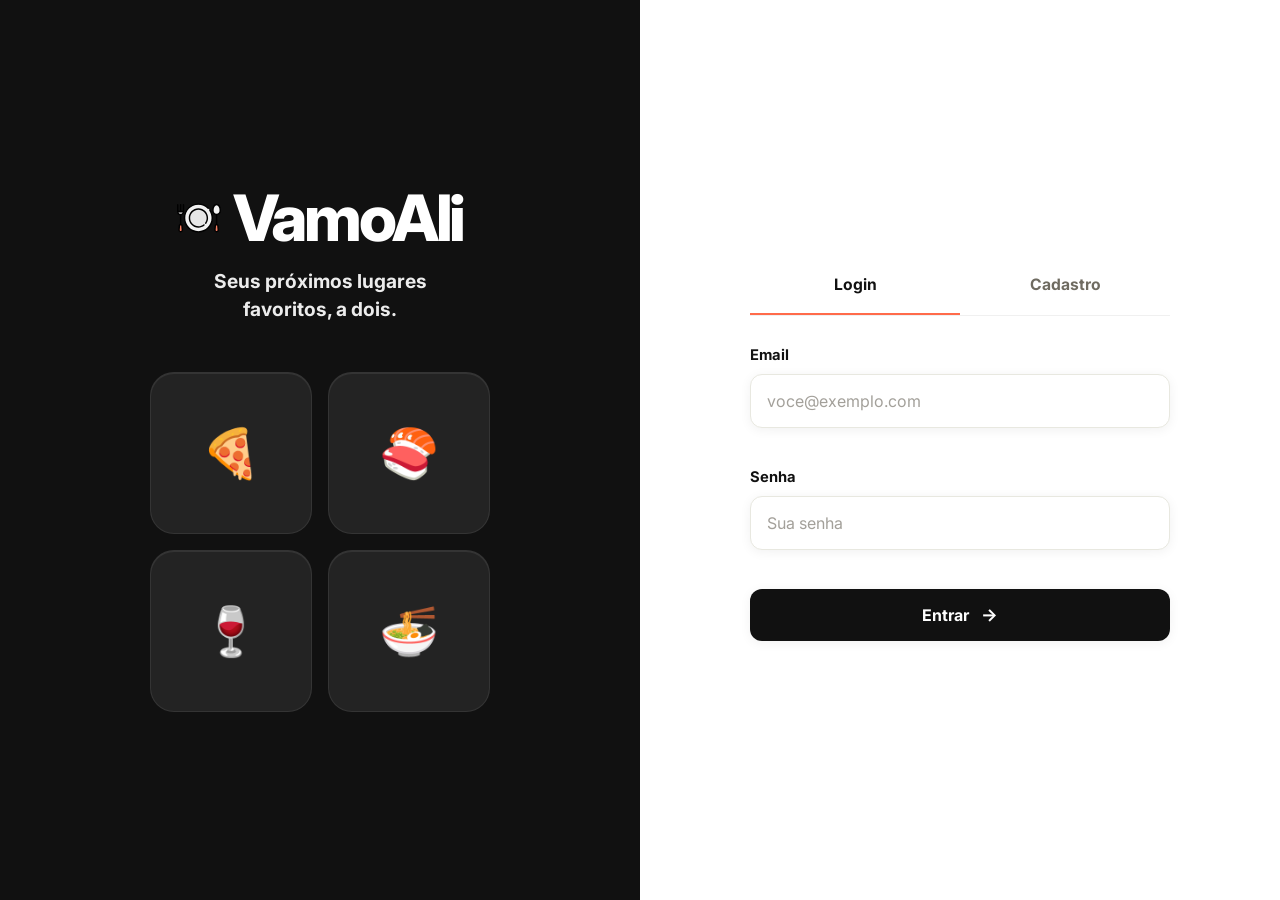
<file: static/index.html>
﻿<!DOCTYPE html>
<html lang="pt-BR">
<head>
  <meta charset="UTF-8">
  <meta name="viewport" content="width=device-width, initial-scale=1.0">
  <title>VamoAli 🍽️</title>
  <script>
    const hasSession = localStorage.getItem('token') && localStorage.getItem('user');
    window.location.replace(hasSession ? 'places.html' : 'auth.html');
  </script>
</head>
<body>
  <p>Redirecionando...</p>
</body>
</html>
</file>
<file: static/style.css>
﻿* {
  box-sizing: border-box;
  margin: 0;
  padding: 0;
}

:root {
  --bg: #f8f8f8;
  --surface: #ffffff;
  --surface-weak: #faf9f5;
  --text: #111111;
  --muted: #6f6b61;
  --muted-2: #8b867b;
  --line: #f0f0f0;
  --line-strong: #e8e8e0;
  --black: #111111;
  --coral: #ff6b4a;
  --coral-soft: rgba(255, 107, 74, 0.12);
  --success: #2f8f4e;
  --success-soft: rgba(47, 143, 78, 0.12);
  --danger: #d65050;
  --danger-soft: rgba(214, 80, 80, 0.12);
  --shadow: 0 2px 12px rgba(0, 0, 0, 0.06);
  --shadow-hover: 0 16px 36px rgba(0, 0, 0, 0.12);
  --radius-card: 20px;
  --radius-button: 12px;
  --radius-input: 12px;
  --radius-modal: 24px;
}

html,
body {
  min-height: 100%;
}

body {
  font-family: 'Inter', system-ui, -apple-system, BlinkMacSystemFont, 'Segoe UI', sans-serif;
  background: var(--bg);
  color: var(--text);
  line-height: 1.5;
  text-rendering: optimizeLegibility;
  -webkit-font-smoothing: antialiased;
}

button,
input,
textarea {
  font: inherit;
}

button {
  cursor: pointer;
  border: 0;
}

a {
  color: inherit;
}

img,
svg {
  display: block;
  max-width: 100%;
}

.page {
  display: none;
  min-height: 100vh;
}

.page.active {
  display: block;
}

.auth-page.active {
  display: block;
}

.places-page.active {
  display: block;
}

.places-page {
  min-height: 100vh;
  background: #faf9f6;
  color: #1a1a2e;
}

/* AUTH */
.auth-shell {
  min-height: 100vh;
  display: grid;
  grid-template-columns: 1fr 1fr;
}

.auth-hero {
  background: #111111;
  color: #ffffff;
  padding: 64px;
  display: flex;
  flex-direction: column;
  justify-content: center;
  align-items: center;
  text-align: center;
  gap: 18px;
}

.auth-hero__brand {
  display: inline-flex;
  align-items: center;
  gap: 12px;
  font-size: clamp(2.8rem, 5vw, 4.4rem);
  font-weight: 800;
  line-height: 0.95;
  letter-spacing: -0.05em;
}

.brand-logo {
  width: 44px;
  height: 44px;
}

.navbar__brand .brand-logo {
  width: 24px;
  height: 24px;
}

.auth-hero__tagline {
  max-width: 22ch;
  font-size: 1.2rem;
  font-weight: 700;
  color: rgba(255, 255, 255, 0.92);
}

.emoji-grid {
  display: grid;
  grid-template-columns: repeat(2, minmax(0, 1fr));
  gap: 16px;
  width: min(100%, 340px);
  margin-top: 30px;
  margin-left: auto;
  margin-right: auto;
}

.emoji-grid__item {
  aspect-ratio: 1;
  border-radius: 24px;
  display: grid;
  place-items: center;
  background: rgba(255, 255, 255, 0.08);
  border: 1px solid rgba(255, 255, 255, 0.08);
  font-size: 3rem;
  animation: floaty 7s ease-in-out infinite;
  box-shadow: inset 0 1px 0 rgba(255, 255, 255, 0.08);
}

.emoji-grid__item--2 {
  animation-delay: 0.6s;
}

.emoji-grid__item--3 {
  animation-delay: 1.1s;
}

.emoji-grid__item--4 {
  animation-delay: 1.7s;
}

.auth-panel {
  background: var(--surface);
  display: flex;
  align-items: center;
  justify-content: center;
  padding: 32px 24px;
}

.auth-panel__inner {
  width: min(100%, 420px);
}

.auth-brand-mobile {
  display: none;
  align-items: center;
  gap: 10px;
  font-size: 2rem;
  font-weight: 800;
  letter-spacing: -0.04em;
  margin-bottom: 20px;
}

.auth-tabs {
  display: grid;
  grid-template-columns: repeat(2, 1fr);
  gap: 0;
  border-bottom: 1px solid var(--line);
  margin-bottom: 28px;
}

.auth-tab {
  padding: 14px 0 16px;
  background: transparent;
  color: var(--muted);
  font-size: 0.98rem;
  font-weight: 700;
  border-bottom: 2px solid transparent;
  transition: color 0.2s ease, border-color 0.2s ease;
}

.auth-tab:hover {
  color: var(--text);
}

.auth-tab.active {
  color: var(--text);
  border-bottom-color: var(--coral);
}

.auth-link-button {
  margin-top: 10px;
  background: transparent;
  color: var(--coral);
  font-weight: 700;
  justify-self: start;
  padding: 0;
}

.auth-link-button:hover {
  text-decoration: underline;
}

.auth-form {
  display: none;
  gap: 16px;
}

.auth-form.active {
  display: grid;
}

.field-group {
  display: grid;
  gap: 8px;
}

.field-label {
  font-size: 0.92rem;
  font-weight: 700;
  color: var(--text);
}

.field-input {
  width: 100%;
  min-height: 52px;
  padding: 14px 16px;
  border: 1px solid var(--line-strong);
  border-radius: var(--radius-input);
  background: var(--surface);
  color: var(--text);
  box-shadow: var(--shadow);
  transition: border-color 0.2s ease, box-shadow 0.2s ease, transform 0.2s ease;
}

.field-input::placeholder {
  color: #a3a09a;
}

.field-input:focus {
  outline: none;
  border-color: var(--coral);
  box-shadow: 0 0 0 4px var(--coral-soft);
}

.field-input--textarea {
  min-height: 124px;
  resize: vertical;
}

.field-error {
  min-height: 1.1em;
  color: var(--danger);
  font-size: 0.82rem;
}

.form-error {
  display: none;
  align-items: center;
  gap: 10px;
  background: rgba(214, 80, 80, 0.08);
  color: #8d2f2f;
  border: 1px solid rgba(214, 80, 80, 0.12);
  border-radius: 14px;
  padding: 12px 14px;
}

.form-error.is-visible {
  display: flex;
}

.form-error__icon {
  flex: 0 0 auto;
}

.form-error__text {
  font-size: 0.92rem;
  font-weight: 500;
}

.primary-button,
.secondary-button,
.logout-button,
.action-button,
.fab {
  transition: transform 0.2s ease, background-color 0.2s ease, color 0.2s ease, border-color 0.2s ease, box-shadow 0.2s ease, opacity 0.2s ease;
}

.primary-button {
  width: 100%;
  min-height: 52px;
  display: inline-flex;
  align-items: center;
  justify-content: center;
  gap: 12px;
  padding: 0 18px;
  border-radius: var(--radius-button);
  background: var(--black);
  color: #ffffff;
  font-weight: 700;
  box-shadow: var(--shadow);
}

.primary-button:hover {
  transform: translateY(-1px);
  background: #0b0b0b;
}

.primary-button:active {
  transform: translateY(0);
}

.primary-button--compact {
  width: auto;
  padding-inline: 22px;
}

.primary-button__arrow {
  font-size: 1.1rem;
  line-height: 1;
}

.secondary-button {
  min-height: 48px;
  padding: 0 18px;
  border-radius: var(--radius-button);
  background: transparent;
  border: 1px solid #1f1f1f;
  color: var(--text);
  font-weight: 700;
}

.secondary-button:hover {
  background: rgba(17, 17, 17, 0.04);
}

body.dark-mode .secondary-button {
  border-color: rgba(255, 255, 255, 0.28);
  color: #f0f0ff;
  background: transparent;
}

body.dark-mode .secondary-button:hover {
  background: rgba(255, 255, 255, 0.1);
}

/* NAVBAR */
.navbar {
  position: sticky;
  top: 0;
  z-index: 20;
  height: 56px;
  background: #ffffff;
  border-bottom: 1px solid var(--line);
}

.navbar__inner {
  height: 100%;
  display: grid;
  grid-template-columns: 1fr 1fr 1fr;
  align-items: center;
  padding: 0 24px;
}

.navbar__brand {
  display: inline-flex;
  align-items: center;
  gap: 10px;
  font-size: 1.08rem;
  font-weight: 800;
  letter-spacing: -0.03em;
  white-space: nowrap;
  color: #1a1a2e;
  justify-self: start;
}

.action-icon {
  width: 18px;
  height: 18px;
  pointer-events: none;
}

body.dark-mode .action-icon--feedback {
  filter: brightness(0) invert(95%);
}

body.dark-mode .action-icon--delete {
  filter: brightness(0) invert(95%);
}

.navbar__search {
  width: 100%;
  max-width: 420px;
  justify-self: center;
  position: relative;
  display: flex;
  align-items: center;
}

.navbar__search-icon {
  position: absolute;
  left: 12px;
  width: 14px;
  height: 14px;
  pointer-events: none;
}

.navbar__search-input {
  width: 100%;
  height: 36px;
  padding: 0 16px 0 38px;
  border: 1px solid #e0e0e0;
  border-radius: 8px;
  font-size: 0.88rem;
  background: #f5f5f5;
  color: #1a1a2e;
  outline: none;
  transition: border-color 0.2s ease, box-shadow 0.2s ease, background 0.2s ease;
}

.navbar__search-input:hover {
  background: #eeeeee;
  border-color: #d0d0d0;
}

.navbar__search-input:focus {
  border-color: var(--coral);
  box-shadow: 0 0 0 3px rgba(255, 107, 74, 0.12);
  background: #ffffff;
}

.navbar__search-input::placeholder {
  color: #a3a09a;
}

body.dark-mode .navbar__search-input {
  background: #1e1e30;
  border-color: rgba(255,255,255,0.25);
  color: #f0f0ff;
  border-radius: 8px;
}

body.dark-mode .navbar__search-input:hover {
  background: #252538;
  border-color: rgba(255,255,255,0.35);
}

body.dark-mode .navbar__search-input:focus {
  border-color: var(--coral);
  background: #252538;
  box-shadow: 0 0 0 3px rgba(255, 107, 74, 0.15);
}

.navbar__user {
  display: flex;
  align-items: center;
  gap: 12px;
  justify-self: end;
  position: relative;
}

.navbar__avatar {
  width: 36px;
  height: 36px;
  border-radius: 999px;
  display: grid;
  place-items: center;
  background: var(--coral);
  color: #ffffff;
  font-weight: 800;
  font-size: 0.95rem;
  cursor: pointer;
  display: none;
}

.navbar__dropdown {
  position: absolute;
  top: calc(100% + 8px);
  right: 0;
  background: #ffffff;
  border-radius: 12px;
  box-shadow: 0 4px 16px rgba(0, 0, 0, 0.12);
  padding: 8px;
  display: none;
  flex-direction: column;
  gap: 4px;
  min-width: 200px;
  z-index: 100;
}

.navbar__dropdown.active {
  display: flex;
  animation: fadeIn 0.2s ease;
}

@keyframes fadeIn {
  from {
    opacity: 0;
    transform: translateY(-8px);
  }
  to {
    opacity: 1;
    transform: translateY(0);
  }
}

.navbar__dropdown-user {
  padding: 8px 12px;
  font-weight: 700;
  color: #1a1a2e;
  font-size: 0.92rem;
}

.navbar__dropdown-logout {
  padding: 8px 12px;
  background: transparent;
  border: none;
  text-align: left;
  color: var(--coral);
  font-weight: 700;
  font-size: 0.92rem;
  cursor: pointer;
  border-radius: 8px;
  transition: background-color 0.2s ease;
}

.navbar__dropdown-logout:hover {
  background: rgba(255, 107, 74, 0.1);
}

body.dark-mode .navbar__dropdown {
  background: #1a1a2e;
  color: #f0f0ff;
}

body.dark-mode .navbar__dropdown-user {
  color: #f0f0ff;
}

body.dark-mode .navbar__dropdown-logout {
  background: transparent;
  color: #ff6b4a;
}

body.dark-mode .navbar__dropdown-logout:hover {
  background: rgba(255, 107, 74, 0.15);
}

.navbar__username {
  font-weight: 700;
  color: #1a1a2e;
  white-space: nowrap;
}

.logout-button {
  min-height: 36px;
  padding: 0 14px;
  border-radius: 999px;
  background: transparent;
  border: 1px solid #111111;
  color: #1a1a2e;
  font-weight: 700;
  transition: background-color 0.2s ease, color 0.2s ease;
}

.logout-button:hover {
  background: #111111;
  color: #ffffff;
}

/* TOAST */
.toast-container {
  position: fixed;
  bottom: 32px;
  left: 32px;
  z-index: 100;
  display: flex;
  flex-direction: column;
  gap: 12px;
  pointer-events: none;
}

.toast {
  display: flex;
  align-items: center;
  gap: 12px;
  padding: 14px 18px;
  background: #111111;
  color: #ffffff;
  border-radius: 12px;
  border-left: 4px solid #4CAF50;
  box-shadow: 0 4px 16px rgba(0, 0, 0, 0.15);
  font-weight: 600;
  pointer-events: auto;
  animation: slideInLeft 0.3s ease;
}

.toast--success {
  border-left-color: #2f8f4e;
  background: #111111;
}

.toast--error {
  border-left-color: #ff6b4a;
  background: #111111;
}

.toast--info {
  border-left-color: #2563eb;
  background: #111111;
}

.toast.exiting {
  animation: fadeOutToast 0.3s ease forwards;
}

@keyframes slideInLeft {
  from {
    transform: translateX(-100%);
    opacity: 0;
  }
  to {
    transform: translateX(0);
    opacity: 1;
  }
}

@keyframes fadeOutToast {
  to {
    transform: translateX(-100%);
    opacity: 0;
  }
}

body.dark-mode .toast {
  background: #f0f0ff;
  color: #111111;
}

body.dark-mode .toast--success {
  border-left-color: #81c784;
  background: #f0f0ff;
}

body.dark-mode .toast--error {
  border-left-color: #ff6b4a;
  background: #f0f0ff;
}

body.dark-mode .toast--info {
  border-left-color: #2563eb;
  background: #f0f0ff;
}

.theme-toggle {
  width: 75px;
  height: 32px;
  border-radius: 999px;
  background: #ffffff;
  border: 1px solid #e5e7eb;
  padding: 0;
  position: relative;
  cursor: pointer;
  display: flex;
  align-items: center;
  justify-content: flex-start;
  transition: background 0.4s ease, border-color 0.4s ease;
}

.theme-toggle__track {
  position: relative;
  width: 100%;
  height: 100%;
  display: flex;
  align-items: center;
  padding: 0;
}

.theme-toggle__circle {
  width: 28px;
  height: 28px;
  border-radius: 999px;
  background: linear-gradient(135deg, #2563eb 0%, #1e40af 100%);
  position: absolute;
  left: 2px;
  transition: left 0.4s ease;
  display: flex;
  align-items: center;
  justify-content: center;
  flex-shrink: 0;
  z-index: 2;
  box-shadow: 0 2px 8px rgba(37, 99, 235, 0.3);
}

.theme-toggle__sun,
.theme-toggle__moon {
  width: 20px;
  height: 20px;
  color: #ffffff;
  position: absolute;
}

.theme-toggle__sun {
  opacity: 1;
  transition: opacity 0.3s ease;
}

.theme-toggle__moon {
  opacity: 0;
  transition: opacity 0.3s ease;
}

body.dark-mode .theme-toggle {
  background: #1f2937;
  border-color: #374151;
}

body.dark-mode .theme-toggle__circle {
  left: 45px;
  background: linear-gradient(135deg, #2563eb 0%, #1e40af 100%);
  box-shadow: 0 2px 8px rgba(37, 99, 235, 0.3);
}

body.dark-mode .theme-toggle__sun {
  opacity: 0;
}

body.dark-mode .theme-toggle__moon {
  opacity: 1;
}

/* PLACES */
.places-shell {
  padding: 0 20px 96px;
}

.places-header {
  padding: 40px 0 24px;
  display: flex;
  justify-content: space-between;
  align-items: center;
  max-width: 720px;
  margin: 0 auto;
}

.places-header__actions {
  display: flex;
  gap: 10px;
  justify-content: flex-end;
  margin-top: 48px;
}

.sharing-header-button {
  min-height: 42px;
  padding: 0 16px;
}

.places-header h1 {
  font-size: 2rem;
  font-weight: 800;
  margin-bottom: 8px;
  margin-top: 48px;
  color: #1a1a2e;
}

.places-tabs {
  display: flex;
  max-width: 720px;
  margin: 0 auto 20px;
  border-bottom: 1px solid #e0e0e0;
}

.places-tab {
  flex: 1;
  padding: 12px 0;
  background: transparent;
  border: none;
  border-bottom: 2px solid transparent;
  color: #6f6b61;
  font-weight: 700;
  font-size: 0.9rem;
  cursor: pointer;
  transition: color 0.2s ease, border-color 0.2s ease;
  margin-bottom: -1px;
}

.places-tab:hover {
  color: #1a1a2e;
}

.places-tab--active {
  color: #1a1a2e;
  border-bottom-color: var(--coral);
}

body.dark-mode .places-tabs {
  border-bottom-color: rgba(255,255,255,0.1);
}

body.dark-mode .places-tab {
  color: rgba(255,255,255,0.5);
}

body.dark-mode .places-tab:hover {
  color: #f0f0ff;
}

body.dark-mode .places-tab--active {
  color: #f0f0ff;
  border-bottom-color: var(--coral);
}

.places-section-header {
  padding: 4px 4px 8px;
  font-size: 0.82rem;
  font-weight: 700;
  color: #6f6b61;
  margin-top: 8px;
}

.places-section:first-child .places-section-header {
  margin-top: 0;
}

body.dark-mode .places-section-header {
  color: rgba(255, 255, 255, 0.6);
}

.places-subtitle {
  color: #6f6b61;
  font-size: 0.95rem;
  font-weight: 500;
}

.places-grid {
  max-width: 720px;
  margin: 0 auto;
  display: flex;
  flex-direction: column;
  gap: 12px;
}

.places-section {
  display: flex;
  flex-direction: column;
  gap: 12px;
}

.place-card {
  min-height: 72px;
  display: flex;
  align-items: center;
  gap: 16px;
  padding: 16px 24px;
  background: #ffffff;
  border-radius: 20px;
  box-shadow: 0 2px 12px rgba(0,0,0,0.06);
  transition: box-shadow 0.2s ease, transform 0.2s ease;
}

.place-card:hover {
  box-shadow: 0 6px 24px rgba(0,0,0,0.10);
  transform: translateY(-2px);
}

.place-card__emoji {
  width: 40px;
  height: 40px;
  border-radius: 999px;
  display: grid;
  place-items: center;
  font-size: 1rem;
  font-weight: 800;
  color: #ffffff;
  flex: 0 0 auto;
}

.place-card__body {
  flex: 1 1 auto;
  display: flex;
  flex-direction: column;
  gap: 6px;
}

.place-card__category {
  font-size: 0.75rem;
  color: var(--muted);
  font-weight: 600;
}

body.dark-mode .place-card__category {
  color: rgba(255,255,255,0.5);
}

.place-card__name {
  font-size: 1rem;
  font-weight: 800;
  color: #1a1a2e;
  margin: 0;
}

.place-card__meta {
  display: flex;
  flex-wrap: wrap;
  align-items: center;
  gap: 12px;
}

.place-card__rating {
  display: inline-flex;
  align-items: center;
  padding: 4px 10px;
  border-radius: 999px;
  background: rgba(255, 193, 7, 0.14);
  color: #9a6b00;
  border: 1px solid rgba(255, 193, 7, 0.22);
  font-size: 0.75rem;
  font-weight: 700;
}

.place-card__badge {
  display: inline-flex;
  align-items: center;
  padding: 4px 10px;
  border-radius: 999px;
  font-size: 0.75rem;
  font-weight: 700;
  border: 1px solid transparent;
}

.place-card__badge--visited {
  background: #e8f5e9;
  color: #2e7d32;
  border-color: #c8e6c9;
}

.place-card__badge--pending {
  background: #fff3f0;
  color: var(--coral);
}

.place-card__maps {
  font-size: 0.85rem;
  font-weight: 700;
  color: var(--coral);
  text-decoration: none;
}

.place-card__maps:hover {
  text-decoration: underline;
}

.place-card__feedback {
  border-left: 3px solid var(--coral);
  padding-left: 10px;
  color: var(--muted);
  font-style: italic;
  font-size: 0.85rem;
  margin-top: 4px;
}

.place-card__shared {
  color: var(--muted);
  font-size: 0.76rem;
  font-weight: 700;
}

.place-card__actions {
  display: flex;
  align-items: center;
  gap: 8px;
}

.action-button {
  width: 36px;
  height: 36px;
  border-radius: 8px;
  border: 1px solid #e0e0e0;
  background: #ffffff;
  color: #1a1a2e;
  font-size: 0.95rem;
  display: inline-flex;
  align-items: center;
  justify-content: center;
  gap: 6px;
  transition: transform 0.2s ease, background-color 0.2s ease, border-color 0.2s ease, color 0.2s ease;
}

body.dark-mode .icon-tint-dark {
  filter: brightness(0) invert(95%);
}

.action-button:hover:not(:disabled) {
  transform: translateY(-1px);
}

.action-button:disabled {
  cursor: not-allowed;
  opacity: 0.45;
  transform: none;
}

.action-button--visited:hover:not(:disabled) {
  background: var(--success);
  border-color: var(--success);
  color: #ffffff;
}

.action-button--visited {
  min-width: 72px;
  padding: 0 10px;
  width: auto;
  font-size: 0.82rem;
  font-weight: 700;
}

.action-button--favorite,
.action-button--rate {
  min-width: 36px;
  width: 36px;
  padding: 0;
  font-size: 1rem;
  font-weight: 800;
}

.action-button--favorite.is-favorite {
  background: rgba(214, 80, 80, 0.12);
  border-color: rgba(214, 80, 80, 0.2);
  color: var(--danger);
}

.action-button--favorite:hover:not(:disabled) {
  background: rgba(214, 80, 80, 0.12);
  border-color: rgba(214, 80, 80, 0.2);
  color: var(--danger);
}

.action-button--rate:hover:not(:disabled) {
  background: rgba(255, 193, 7, 0.16);
  border-color: rgba(255, 193, 7, 0.35);
  color: #9a6b00;
}

.action-button--visited.is-visited {
  background: #e8f5e9;
  border-color: #c8e6c9;
  color: #2e7d32;
}

.action-button--visited.is-visited:hover:not(:disabled) {
  background: #dff1e2;
  border-color: #c8e6c9;
  color: #2e7d32;
}

.action-button--visited:disabled {
  background: #e8f5e9;
  border-color: #c8e6c9;
  color: #2e7d32;
  opacity: 1;
}

.action-button--feedback:hover:not(:disabled) {
  background: var(--coral);
  border-color: var(--coral);
  color: #ffffff;
}

.action-button--feedback,
.action-button--delete {
  min-width: 80px;
  padding: 0 10px;
  width: auto;
  font-size: 0.82rem;
  font-weight: 700;
}

.action-button--delete {
  width: 36px;
  min-width: auto;
  padding: 0;
  border: 1px solid #e0e0e0;
  background: transparent;
  color: var(--muted);
  font-size: 1rem;
  font-weight: 400;
}

.action-button--delete:hover:not(:disabled) {
  background: transparent;
  border-color: var(--danger);
  color: var(--danger);
}

.action-button--delete:active:not(:disabled) {
  background: rgba(214, 80, 80, 0.1);
}

.places-footer {
  padding: 16px 24px;
  border-top: 1px solid #f0f0f0;
  color: #6f6b61;
  font-weight: 600;
  font-size: 0.9rem;
}

.empty-state {
  display: grid;
  place-items: center;
  padding: 60px 24px;
  text-align: center;
}

.empty-state__card {
  display: grid;
  gap: 12px;
  justify-items: center;
}

.empty-state__icon {
  font-size: 3rem;
  line-height: 1;
}

.empty-state__card h2 {
  font-size: 1.5rem;
  font-weight: 800;
}

.empty-state__card p {
  max-width: 30ch;
  color: #6f6b61;
  font-size: 0.95rem;
}

/* FAB */
.fab-shell {
  position: fixed;
  right: 32px;
  bottom: 20px;
  z-index: 30;

  display: flex;
  flex-direction: column;
  gap: 18px;
}

.fab {
  width: 64px;
  height: 64px;
  border-radius: 999px;
  background: #111111;
  color: #ffffff;
  box-shadow: var(--shadow-hover);
  font-size: 2rem;
  display: grid;
  place-items: center;
}

.fab:hover {
  background: var(--coral);
  transform: scale(1.05);
}

.fab-label {
  position: absolute;
  right: calc(100% + 12px);
  top: 50%;
  transform: translateY(-50%) translateX(0);
  opacity: 1;
  pointer-events: none;
  background: #111111;
  color: #ffffff;
  border-radius: 999px;
  padding: 12px 14px;
  font-size: 0.84rem;
  font-weight: 700;
  box-shadow: var(--shadow);
  white-space: nowrap;
  transition: opacity 0.2s ease, transform 0.2s ease;
}

.fab-item {
  position: relative;
}


.fab-item:hover .fab-label {
  opacity: 0;
  transform: translateY(-50%) translateX(8px);
}

/* DARK MODE */
body.dark-mode .places-page {
  background: #0f0f1a;
  color: #f0f0ff;
}

body.dark-mode .navbar {
  background: #111122;
  border-bottom: 1px solid rgba(255, 255, 255, 0.08);
}

body.dark-mode .navbar__brand,
body.dark-mode .navbar__username {
  color: #f0f0ff;
}

body.dark-mode .logout-button {
  border-color: rgba(255, 255, 255, 0.2);
  color: #ffffff;
}

body.dark-mode .logout-button:hover {
  background: rgba(255, 255, 255, 0.1);
  color: #ffffff;
}

body.dark-mode .places-grid {
  background: transparent;
  box-shadow: none;
}

body.dark-mode .place-card {
  background: #1a1a2e;
  border: 1px solid rgba(255,255,255,0.06);
  box-shadow: 0 2px 16px rgba(0,0,0,0.3);
}

body.dark-mode .place-card:hover {
  box-shadow: 0 6px 28px rgba(0,0,0,0.4);
}

body.dark-mode .place-card__name {
  color: #f0f0ff;
}

body.dark-mode .place-card__feedback {
  color: rgba(255, 255, 255, 0.6);
}

body.dark-mode .place-card__rating {
  background: rgba(255, 193, 7, 0.12);
  color: #ffd56a;
  border-color: rgba(255, 193, 7, 0.18);
}

body.dark-mode .places-header h1 {
  color: #f0f0ff;
}

body.dark-mode .place-card__badge--pending {
  background: rgba(255, 107, 74, 0.15);
  color: #ff6b4a;
}

body.dark-mode .place-card__badge--visited {
  background: rgba(76, 175, 80, 0.2);
  color: #81c784;
  border-color: rgba(76, 175, 80, 0.3);
}

body.dark-mode .action-button {
  border-color: rgba(255, 255, 255, 0.15);
  background: transparent;
  color: #f0f0ff;
}

body.dark-mode .action-button--delete {
  border-color: rgba(255, 255, 255, 0.15);
  color: rgba(255, 255, 255, 0.5);
}

body.dark-mode .action-button--delete:hover:not(:disabled) {
  border-color: var(--danger);
  color: var(--danger);
  background: transparent;
}

body.dark-mode .action-button--feedback:disabled {
  color: rgba(255, 255, 255, 0.5);
  border-color: rgba(255, 255, 255, 0.12);
}

body.dark-mode .action-button--visited:disabled {
  background: #2e7d32;
  border-color: #2e7d32;
  color: #f0f0ff;
  opacity: 1;
}

body.dark-mode .action-button--visited.is-visited {
  background: rgba(76, 175, 80, 0.2);
  border-color: rgba(76, 175, 80, 0.3);
  color: #81c784;
}

body.dark-mode .action-button--visited.is-visited:hover:not(:disabled) {
  background: rgba(76, 175, 80, 0.28);
  border-color: rgba(76, 175, 80, 0.3);
  color: #81c784;
}

body.dark-mode .action-button--favorite.is-favorite {
  background: rgba(214, 80, 80, 0.18);
  border-color: rgba(214, 80, 80, 0.28);
  color: #ff9a9a;
}

body.dark-mode .action-button--rate:hover:not(:disabled) {
  background: rgba(255, 193, 7, 0.18);
  border-color: rgba(255, 193, 7, 0.3);
  color: #ffd56a;
}

body.dark-mode .places-footer {
  border-top: 1px solid rgba(255, 255, 255, 0.08);
  color: rgba(255, 255, 255, 0.6);
}

/* MODAL */
.modal {
  display: none;
  position: fixed;
  inset: 0;
  z-index: 50;
  align-items: center;
  justify-content: center;
  padding: 20px;
  background: rgba(0, 0, 0, 0.4);
  backdrop-filter: blur(4px);
}

.modal.is-open {
  display: flex;
}

.modal__dialog {
  width: min(100%, 480px);
  max-width: 480px;
  border-radius: var(--radius-modal);
  background: var(--surface);
  box-shadow: 0 24px 60px rgba(0, 0, 0, 0.18);
  padding: 32px;
  transform: scale(0.95);
  opacity: 0;
  animation: modalIn 0.22s ease forwards;
}

.modal__header {
  display: grid;
  grid-template-columns: auto 1fr auto;
  gap: 16px;
  align-items: start;
  margin-bottom: 22px;
}

.modal__emoji {
  font-size: 2rem;
  line-height: 1;
}

.modal__header h2 {
  font-size: 1.4rem;
  font-weight: 800;
  letter-spacing: -0.04em;
}

.modal__header p {
  margin-top: 4px;
  color: var(--muted);
  font-size: 0.92rem;
}

.modal__close {
  width: 36px;
  height: 36px;
  border-radius: 999px;
  background: rgba(17, 17, 17, 0.04);
  color: var(--text);
  font-size: 1rem;
}

.modal__close:hover {
  background: rgba(17, 17, 17, 0.08);
}

.modal-form {
  display: grid;
  gap: 16px;
}

.modal-actions {
  display: grid;
  grid-template-columns: repeat(2, minmax(0, 1fr));
  gap: 12px;
  margin-top: 2px;
}

.sharing-dialog {
  width: min(100%, 620px);
  max-width: 620px;
  max-height: min(760px, calc(100vh - 40px));
  overflow-y: auto;
}

.sharing-content {
  display: grid;
  gap: 18px;
}

.sharing-loading,
.sharing-empty {
  padding: 28px 16px;
  border: 1px dashed rgba(111, 107, 97, 0.28);
  border-radius: 16px;
  color: var(--muted);
  text-align: center;
}

.sharing-section {
  display: grid;
  gap: 12px;
}

.sharing-section + .sharing-section {
  padding-top: 18px;
  border-top: 1px solid rgba(111, 107, 97, 0.16);
}

.sharing-section__title {
  margin: 0;
  color: var(--text);
  font-size: 0.96rem;
  font-weight: 800;
}

.sharing-code-form {
  display: grid;
  grid-template-columns: 1fr auto;
  gap: 10px;
}

.sharing-code-input {
  text-transform: uppercase;
  letter-spacing: 0.08em;
  font-weight: 800;
}

.sharing-create-button {
  border-color: #1f1f1f;
  background: transparent;
  color: var(--text);
}

.sharing-create-button:hover {
  background: rgba(17, 17, 17, 0.06);
}

.sharing-invite {
  display: grid;
  gap: 12px;
  padding: 16px;
  border: 1px solid rgba(255, 111, 97, 0.24);
  border-radius: 16px;
  background: rgba(255, 111, 97, 0.06);
}

.sharing-invite__value {
  display: grid;
  gap: 5px;
}

.sharing-invite__label {
  color: var(--muted);
  font-size: 0.72rem;
  font-weight: 800;
  text-transform: uppercase;
  letter-spacing: 0.08em;
}

.sharing-invite__code,
.sharing-invite__link {
  overflow-wrap: anywhere;
  color: var(--text);
}

.sharing-invite__code {
  font-size: 1.25rem;
  font-weight: 800;
  letter-spacing: 0.08em;
}

.sharing-invite__link {
  font-size: 0.8rem;
}

.sharing-inline-actions {
  display: flex;
  flex-wrap: wrap;
  gap: 8px;
}

.sharing-small-button,
.sharing-danger-button {
  min-height: 36px;
  padding: 0 12px;
  border-radius: 10px;
  font-size: 0.78rem;
  font-weight: 800;
}

.sharing-small-button {
  border: 1px solid rgba(111, 107, 97, 0.22);
  background: var(--surface);
  color: var(--text);
}

.sharing-danger-button {
  border: 1px solid rgba(214, 80, 80, 0.3);
  background: rgba(214, 80, 80, 0.08);
  color: #b83e3e;
}

.sharing-members {
  display: grid;
  gap: 10px;
}

.sharing-member {
  display: flex;
  align-items: center;
  gap: 12px;
  padding: 12px;
  border: 1px solid rgba(111, 107, 97, 0.16);
  border-radius: 14px;
}

.sharing-member__avatar {
  width: 38px;
  height: 38px;
  display: grid;
  place-items: center;
  flex: 0 0 auto;
  border-radius: 999px;
  background: var(--coral);
  color: #fff;
  font-weight: 800;
}

.sharing-member__info {
  min-width: 0;
  flex: 1 1 auto;
}

.sharing-member__name {
  display: block;
  color: var(--text);
  font-size: 0.9rem;
  font-weight: 800;
}

.sharing-member__role {
  color: var(--muted);
  font-size: 0.74rem;
}

body.dark-mode .sharing-loading,
body.dark-mode .sharing-empty,
body.dark-mode .sharing-section + .sharing-section,
body.dark-mode .sharing-member {
  border-color: rgba(255, 255, 255, 0.12);
}

body.dark-mode .sharing-invite {
  border-color: rgba(255, 111, 97, 0.28);
  background: rgba(255, 111, 97, 0.1);
}

body.dark-mode .sharing-create-button {
  border-color: #1f1f1f;
  background: transparent;
  color: var(--text);
}

body.dark-mode .sharing-create-button:hover {
  background: rgba(17, 17, 17, 0.06);
}

body.dark-mode .sharing-danger-button {
  color: #ff9a9a;
}

/* ANIMATIONS */
@keyframes modalIn {
  from {
    opacity: 0;
    transform: scale(0.95);
  }

  to {
    opacity: 1;
    transform: scale(1);
  }

}

/* Cards with photo */
.place-card--with-photo {
  flex-direction: column;
  align-items: stretch;
  padding: 0;
  gap: 0;
  overflow: hidden;
  border-radius: 20px;
}

.place-card--highlight {
  outline: 3px solid rgba(255, 107, 74, 0.35);
  box-shadow: 0 0 0 6px rgba(255, 107, 74, 0.08), 0 10px 30px rgba(255, 107, 74, 0.12);
}

.place-card__photo {
  width: 100%;
  height: 160px;
  object-fit: cover;
  display: block;
  flex-shrink: 0;
}

.place-card--with-photo .place-card__row {
  display: flex;
  align-items: center;
  gap: 16px;
  padding: 12px 16px;
  width: 100%;
}

.place-card--with-photo .place-card__body {
  flex: 1;
  min-width: 0;
}

.place-card--with-photo .place-card__actions {
  flex-shrink: 0;
}

body.dark-mode .place-card--with-photo {
  background: #1a1a2e;
}

@keyframes floaty {
  0%,
  100% {
    transform: translateY(0);
  }

  50% {
    transform: translateY(-8px);
  }
}

/* RESPONSIVE */
@media (max-width: 1100px) {
}

@media (max-width: 900px) {
  .auth-shell {
    grid-template-columns: 1fr;
  }

  .auth-hero {
    display: none;
  }

  .auth-brand-mobile {
    display: inline-flex;
  }

  .navbar__inner,
  .places-shell {
    padding-left: 20px;
    padding-right: 20px;
  }

  .places-header {
    flex-direction: column;
    text-align: center;
  }

  .places-header__actions {
    justify-content: center;
    margin-top: 0;
  }
}

@media (max-width: 768px) {
  .navbar__username {
    display: none;
  }

  .navbar__avatar {
    display: grid;
  }

  .logout-button {
    display: none;
  }

  .fab-label {
  position: absolute;
  right: calc(100% + 12px);
  top: 50%;
  transform: translateY(-50%);

  background: #111111;
  color: white;
  border-radius: 999px;
  padding: 10px 14px;
  white-space: nowrap;
}

  .modal__dialog {
    padding: 24px;
    border-radius: 22px;
  }

  .sharing-code-form {
    grid-template-columns: 1fr;
  }
}

@media (max-width: 600px) {
  .navbar__inner {
    grid-template-columns: auto minmax(0, 1fr) auto;
    gap: 8px;
    padding-left: 12px;
    padding-right: 12px;
  }

  .navbar__search,
  .navbar__search-input {
    min-width: 0;
  }

  .places-shell {
    padding-left: 12px;
    padding-right: 12px;
  }

  .place-card {
    display: grid;
    grid-template-columns: 44px minmax(0, 1fr);
    align-items: start;
    column-gap: 12px;
    row-gap: 10px;
    padding: 14px 16px;
    min-width: 0;
  }

  .place-card__emoji {
    width: 44px;
    height: 44px;
  }

  .place-card__body {
    grid-column: 1 / -1;
    min-width: 0;
    gap: 5px;
  }

  .place-card__name {
    overflow-wrap: anywhere;
  }

  .place-card__shared {
    overflow-wrap: anywhere;
  }

  .place-card__meta {
    gap: 8px 10px;
  }

  .place-card__maps {
    white-space: nowrap;
  }

  .place-card__badge--pending {
    min-width: 76px;
    justify-content: center;
    text-align: center;
  }

  .place-card__actions {
    grid-column: 1 / -1;
    justify-content: flex-start;
    flex-wrap: nowrap;
    gap: 10px;
    min-width: 0;
    padding-top: 2px;
  }

  .place-card__actions .action-button {
    width: 48px;
    height: 48px;
    min-width: 48px;
    border-radius: 12px;
    font-size: 1.1rem;
  }

  .place-card__actions .action-button--visited {
    width: auto;
    min-width: 92px;
    padding: 0 14px;
    white-space: nowrap;
    font-size: 0.9rem;
  }

  .place-card--with-photo {
    display: grid;
    grid-template-columns: minmax(0, 1fr);
    gap: 0;
  }

  .place-card--with-photo .place-card__row {
    display: grid;
    grid-template-columns: 44px minmax(0, 1fr);
    align-items: start;
    column-gap: 12px;
    row-gap: 10px;
    padding: 14px 16px;
    min-width: 0;
  }

  .place-card--with-photo .place-card__emoji {
    grid-row: auto;
  }

  .place-card--with-photo .place-card__body {
    grid-column: 1 / -1;
  }

  .place-card--with-photo .place-card__actions {
    grid-column: 1 / -1;
  }
}

@media (max-width: 520px) {
  .auth-panel {
    padding: 24px 16px;
  }

  .places-tabs {
    overflow-x: auto;
    scrollbar-width: none;
  }

  .places-tabs::-webkit-scrollbar {
    display: none;
  }

  .places-tab {
    min-width: max-content;
    padding: 10px 12px;
    font-size: 0.78rem;
    white-space: nowrap;
  }

  .places-shell {
    padding-bottom: 100px;
  }
}

@media (max-width: 768px) {
  .fab {
    width: 56px;
    height: 56px;
    font-size: 1.6rem;
  }

  .fab-label {
    display: none;
  }

  .fab-shell {
    right: 16px;
    bottom: 16px;
    gap: 12px;
  }
}

@media (max-width: 520px) {
  .modal-actions {
    grid-template-columns: 1fr;
  }
}

@keyframes shake {
  0%, 100% { transform: translateX(0); }
  15% { transform: translateX(-8px); }
  30% { transform: translateX(8px); }
  45% { transform: translateX(-6px); }
  60% { transform: translateX(6px); }
  75% { transform: translateX(-4px); }
  90% { transform: translateX(4px); }
}
.auth-form.shake {
  animation: shake 0.5s ease;
}
</file>
